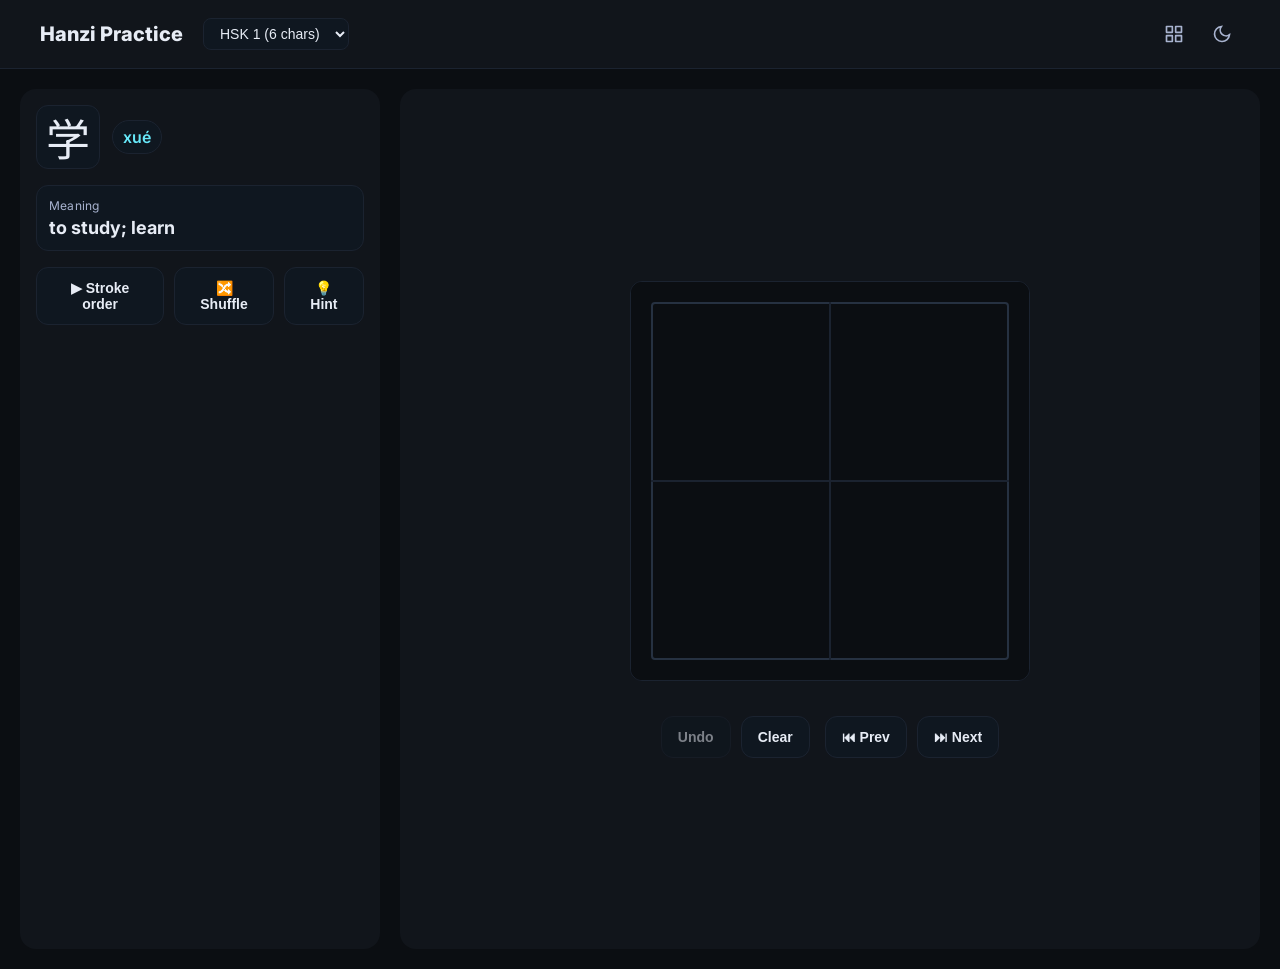
<file: old/index.html>
<!doctype html>
<html lang="en">
<head>
  <meta charset="utf-8" />
  <meta name="viewport" content="width=device-width, initial-scale=1, viewport-fit=cover" />
  <title>Hanzi Practice</title>
  <link rel="preconnect" href="https://fonts.gstatic.com" crossorigin>
  <link href="https://fonts.googleapis.com/css2?family=Inter:wght@400;600;800&family=Noto+Sans+SC:wght@400;700;900&display=swap" rel="stylesheet">
  
  <link rel="stylesheet" href="styles.css">
  <link rel="icon" type="image/png" href="favicon.png">
</head>
<body>
  <header class="global-header">
    <div class="header-content">
      <div class="header-left">
        <h1 class="app-title">Hanzi Practice</h1>
        <div class="header-info">
          <select id="deckSelector" class="deck-selector">
            <option value="HSK 1">HSK 1</option>
            <option value="HSK 2">HSK 2</option>
            <option value="HSK 3">HSK 3</option>
            <option value="HSK 4">HSK 4</option>
            <option value="HSK 5">HSK 5</option>
            <option value="HSK 6">HSK 6</option>
          </select>
        </div>
      </div>
      <div class="header-right">
        <button id="btnShowAll" class="theme-toggle" title="Show all characters">
          <svg width="20" height="20" viewBox="0 0 24 24" fill="none" stroke="currentColor" stroke-width="2" stroke-linecap="round" stroke-linejoin="round">
            <rect x="3" y="3" width="7" height="7"></rect>
            <rect x="14" y="3" width="7" height="7"></rect>
            <rect x="14" y="14" width="7" height="7"></rect>
            <rect x="3" y="14" width="7" height="7"></rect>
          </svg>
        </button>
        <button id="btnTheme" class="theme-toggle" title="Toggle theme">
          <svg width="20" height="20" viewBox="0 0 24 24" fill="none" stroke="currentColor" stroke-width="2">
            <path d="M21 12.79A9 9 0 1 1 11.21 3 7 7 0 0 0 21 12.79z"></path>
          </svg>
        </button>
      </div>
    </div>
  </header>

  <div class="app">
    <aside>
      <div class="char-head">
        <div class="big-char" id="bigChar">⏳</div>
        <div class="pinyin" id="pinyin">Loading...</div>
      </div>

      <div class="stat-grid">
        <div class="stat"><div class="label">Meaning</div><div class="value" id="meaning">Loading vocabulary...</div></div>
      </div>

      <div class="btn-row">
        <button id="btnStroke" title="Open a stroke order search" class="ghost">▶ Stroke order</button>
        <button id="btnShuffle" class="ghost" title="Toggle shuffle order">🔀 Shuffle</button>
        <button id="btnHint" class="ghost">💡 Hint</button>
      </div>
    </aside>

    <main>
      <div class="board-wrap" id="board">
        <div class="grid-bg"></div>
        <canvas id="bgLayer"></canvas>
        <canvas id="drawLayer"></canvas>
      </div>

      <div class="toolbar">
        <div class="left-tools">
          <button id="btnUndo"> Undo</button>
          <button id="btnClear"> Clear</button>
        </div>
        <div class="right-tools">
          <button id="btnPrev">⏮ Prev </button>
          <button id="btnNext">⏭ Next</button>
        </div>
      </div>
    </main>
  </div>
<div id="charModal" class="char-modal hidden">
  <div class="modal-content">
    <div class="modal-header">
      <h2 id="modalTitle">HSK 1 Characters</h2>
      <button id="modalClose" class="modal-close-btn">&times;</button>
    </div>
    <div id="charGrid" class="char-grid">
      </div>
  </div>
</div>
<script src="characters.js"></script>
<script src="app.js"></script> </body>
</html>
</file>
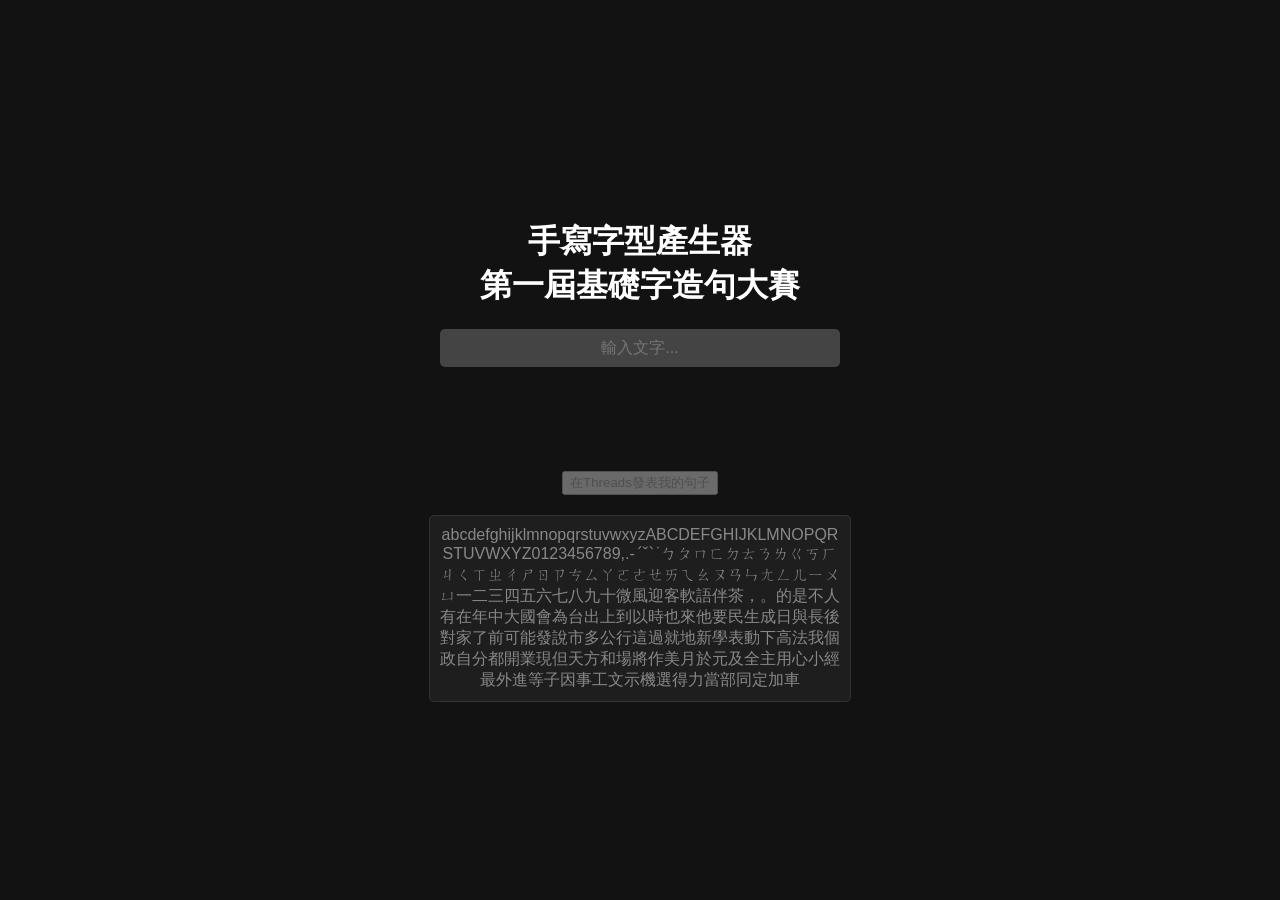
<file: contest.html>
<html lang="zh-Hant"><head>
    <meta charset="UTF-8">
    <meta name="viewport" content="width=device-width, initial-scale=1.0">
    <title>第一屆基礎字造句大賽</title>
    <style>
        body {
            background-color: #121212;
            color: #ffffff;
            font-family: Arial, sans-serif;
            margin: 0;
            padding: 0;
            display: flex;
            flex-direction: column;
            align-items: center;
            justify-content: center;
            height: 100vh;
        }

		h1 { text-align: center;}

        input {
            width: 90%;
            max-width: 400px;
            padding: 10px;
            font-size: 1em;
            margin-bottom: 20px;
            border: none;
            border-radius: 5px;
			background: #444;
			color: #eee;
			text-align: center;
        }

        .output {
            width: 90%;
            max-width: 400px;
            word-wrap: break-word;
            font-size: 1.5em;
			min-height: 3.5em; /* 固定高度，避免跳動 */
			text-align: center;
        }

        #reference {
            background-color: #1e1e1e;
            border: 1px solid #333;
            padding: 10px;
            border-radius: 5px;
            margin-top: 20px;
			font-size: 1em;
            color: #888; /* 預設灰色字 */
        }

        span.in-range {
            color: #4caf50; /* 藍色系 */
        }

        .out-of-range {
            color: #f44336; /* 紅色系 */
        }
    </style>
    <script src="cglyphlist.js"></script>
</head>
<body>
    <h1>手寫字型產生器<br>第一屆基礎字造句大賽</h1>
    <input type="text" id="glyphInput" placeholder="輸入文字...">
    <div class="output" id="output"></div>
	<button id="postButton">在Threads發表我的句子</button>
    <div class="output" id="reference"></div>

	<script src="https://code.jquery.com/jquery-3.6.0.min.js"></script>
    <script>
		const charList = [];
		for (const key in glyphList['基礎字']) charList.push(glyphMap[glyphList['基礎字'][key]].c);
		console.log(glyphList['基礎字'].length);
		console.log(charList.length);
		console.log(charList);

        function updateReferenceColors(inputText) {
            const referenceDiv = document.getElementById('reference');
            referenceDiv.innerHTML = '';
            for (const char of charList) {
                const span = document.createElement('span');
                span.textContent = char;
                if (inputText.includes(char)) {
                    span.classList.add('in-range');
                } else {
                    span.style.color = '#888'; // 預設灰色系
                }
                referenceDiv.appendChild(span);
            }
        }

        updateReferenceColors('');

        function validateInput(inputText) {
            const hasOutOfRange = [...inputText].some(char => !charList.includes(char));
            const isTooShort = inputText.length < 3;
            const postButton = document.getElementById('postButton');

            if (hasOutOfRange || isTooShort) {
                postButton.disabled = true;
            } else {
                postButton.disabled = false;
            }
        }

        document.getElementById('glyphInput').addEventListener('input', function() {
            const inputText = this.value;
            const outputDiv = document.getElementById('output');
            outputDiv.innerHTML = '';

            for (const char of inputText) {
                const span = document.createElement('span');
                span.textContent = char;
                if (charList.includes(char)) {
                    span.classList.add('in-range');
                } else {
                    span.classList.add('out-of-range');
                }
                outputDiv.appendChild(span);
            }

            updateReferenceColors(inputText);
            validateInput(inputText);
        });

        document.getElementById('postButton').addEventListener('click', async function() {
            const inputText = document.getElementById('glyphInput').value;
			const text = `「${inputText}」\n\n#第一屆基礎字造句大賽\nhttps://buttaiwan.github.io/writemyfont/contest.html`;
            const url = `https://threads.net/intent/post?text=${encodeURIComponent(text)}`;
            window.open(url, '_blank');
        });

		window.onload = function() {
			validateInput('');
			console.log(navigator.canShare());
			//$('#postButton').toggle(!!navigator.canShare());
			document.getElementById('glyphInput').focus();
        };
    </script>

</body></html>
</file>
<file: old/styles.css>
:root{
  --bg:#0b0e12;           /* page background */
  --panel:#11151b;        /* card/panel */
  --muted:#a8b3cf;        /* secondary text */
  --text:#e7ecf5;         /* main text */
  --accent:#67e8f9;       /* cyan */
  --accent-2:#22d3ee;
  --good:#34d399;         /* green */
  --warn:#f59e0b;         /* amber */
  --bad:#f87171;          /* red */
  --btn:#0f1720;
  --grid:#1b2330;
  --grid-strong:#263141;
}

[data-theme="light"]{
  --bg:#f8fafc;
  --panel:#ffffff;
  --muted:#64748b;
  --text:#1e293b;
  --accent:#0ea5e9;
  --accent-2:#0284c7;
  --good:#059669;
  --warn:#d97706;
  --bad:#dc2626;
  --btn:#f1f5f9;
  --grid:#e2e8f0;
  --grid-strong:#cbd5e1;
}

*{box-sizing:border-box}
html,body{height:100%}
body{
  margin:0;
  font-family:Inter, system-ui, -apple-system, Segoe UI, Roboto, Helvetica, Arial, "Noto Sans", "Apple Color Emoji", "Segoe UI Emoji";
  background:var(--bg);
  color:var(--text);
}

.app{display:flex; gap:20px; padding:20px; min-height:100vh}
aside{width:360px; background:var(--panel); border-radius:16px; padding:16px 16px; display:flex; flex-direction:column; gap:16px}
.char-head{display:flex; align-items:center; gap:12px}
.big-char{
  font-family:"Noto Sans SC", "PingFang SC", "Hiragino Sans GB", STHeiti, system-ui, sans-serif;
  font-size:44px;
  line-height:1;
  background:var(--btn);
  border:1px solid var(--grid);
  border-radius:12px;
  width:64px;
  height:64px;
  display:grid;
  place-items:center
}
.pinyin{
  background:var(--btn);
  border:1px solid var(--grid);
  padding:6px 10px;
  border-radius:999px;
  font-weight:600;
  color:var(--accent)
}

.stat-grid{display:grid; grid-template-columns:1fr; gap:12px}
.stat{background:var(--btn); border:1px solid var(--grid); border-radius:12px; padding:12px}
.stat .label{font-size:12px; color:var(--muted); letter-spacing:.02em}
.stat .value{font-weight:700; font-size:18px; margin-top:4px}
.btn-row{display:flex; gap:10px}

button{
  appearance:none;
  border:1px solid var(--grid);
  background:var(--btn);
  color:var(--text);
  border-radius:12px;
  padding:12px 16px;
  font-weight:600;
  cursor:pointer;
  font-size:14px
}
button:hover{border-color:var(--grid-strong)}
button.primary{background:linear-gradient(180deg, var(--accent), var(--accent-2)); color:#05222b; border:none}
button.ghost{background:var(--btn)}
button.small{padding:6px 10px; font-size:13px; border-radius:10px}

main{
  flex:1;
  background:var(--panel);
  border-radius:16px;
  padding:20px;
  display:flex;
  flex-direction:column;
  align-items:center;
  justify-content:center;
  min-height:500px;
}

.board-wrap{
  position:relative;
  width:400px;
  height:400px;
  border-radius:12px;
  overflow:hidden;
  border:1px solid var(--grid);
  background:var(--bg);
  margin:0 auto 20px auto;
}

/* tianzige background - 4 quadrants */
.grid-bg{
  position:absolute;
  inset:0;
  background:var(--bg);
}

/* Outer border */
.grid-bg::before{
  content:"";
  position:absolute;
  top:20px; left:20px; right:20px; bottom:20px;
  border:2px solid var(--grid-strong);
  border-radius:4px;
}

/* Inner tianzige lines */
.grid-bg::after{
  content:"";
  position:absolute;
  top:20px; left:20px; right:20px; bottom:20px;
  background-image:
    /* Vertical center line */
    linear-gradient(90deg, transparent calc(50% - 1px), var(--grid) calc(50% - 1px), var(--grid) calc(50% + 1px), transparent calc(50% + 1px)),
    /* Horizontal center line */
    linear-gradient(0deg, transparent calc(50% - 1px), var(--grid) calc(50% - 1px), var(--grid) calc(50% + 1px), transparent calc(50% + 1px)),
    /* Diagonal lines */
    linear-gradient(45deg, var(--grid) 1px, transparent 1px),
    linear-gradient(-45deg, var(--grid) 1px, transparent 1px);
  background-size:
    100% 100%,
    100% 100%,
    141.42% 141.42%,
    141.42% 141.42%;
  background-position:
    center,
    center,
    center,
    center;
  background-repeat: no-repeat;
}

.global-header{
  background: var(--panel);
  border-bottom: 1px solid var(--grid);
  padding: 16px 20px;
  position: sticky;
  top: 0;
  z-index: 100;
}

.header-content{
  display: flex;
  justify-content: space-between;
  align-items: center;
  max-width: 1200px;
  margin: 0 auto;
}

.header-left{
  display: flex;
  align-items: center;
  gap: 20px;
}

.app-title{
  font-size: 20px;
  font-weight: 800;
  margin: 0;
  color: var(--text);
}

.header-info{
  display: flex;
  gap: 15px;
  font-size: 14px;
  color: var(--muted);
}

.character-counter{
  font-weight: 500;
}

.header-right{
  display: flex;
  align-items: center;
  gap: 12px;
}

.theme-toggle{
  background: transparent;
  border: none;
  color: var(--muted);
  padding: 8px;
  border-radius: 8px;
  cursor: pointer;
  transition: all 0.2s ease;
  font-size: 0;
}

.theme-toggle:hover{
  background: var(--btn);
  color: var(--text);
  border-color: transparent;
}

.theme-toggle svg{
  transition: transform 0.3s ease;
}

.loading {
  opacity: 0.6;
  pointer-events: none;
}

.loading::after {
  content: "";
  position: absolute;
  top: 50%;
  left: 50%;
  width: 20px;
  height: 20px;
  margin: -10px 0 0 -10px;
  border: 2px solid var(--muted);
  border-top: 2px solid var(--accent);
  border-radius: 50%;
  animation: spin 1s linear infinite;
}

@keyframes spin {
  0% { transform: rotate(0deg); }
  100% { transform: rotate(360deg); }
}

/* Select decks */
.deck-selector{
  background: var(--btn);
  border: 1px solid var(--grid);
  color: var(--text);
  padding: 6px 12px;
  border-radius: 8px;
  font-size: 14px;
  font-weight: 500;
  cursor: pointer;
}

.deck-selector:focus{
  outline: none;
  border-color: var(--accent);
}

[data-theme="light"] .theme-toggle svg{
  transform: rotate(180deg);
}

canvas{position:absolute; inset:0; width:100%; height:100%; touch-action:none}
#bgLayer{z-index:1}
#drawLayer{z-index:2}

.toolbar{
  display:flex;
  gap:15px;
  align-items:center;
  justify-content:center;
  width:100%;
  max-width:400px;
  margin-top:15px;
  padding:0 10px;
}

.left-tools, .right-tools{display:flex; gap:10px; align-items:center}
.right-tools button{min-width:80px}
.status{font-weight:700}

.hint-pill{font-size:12px; color:var(--muted)}
.kbd{
  font-family: ui-monospace, SFMono-Regular, Menlo, Monaco, Consolas, "Liberation Mono", "Courier New", monospace;
  background:var(--btn);
  border:1px solid var(--grid);
  padding:2px 6px;
  border-radius:6px;
  font-size:12px;
  color:var(--text)
}

@media (max-width: 980px){
  .app{flex-direction:column}
  aside{width:auto}
  main{padding:16px}
  .board-wrap{
    width:min(400px, 100vw - 40px);
    height:min(400px, 100vw - 40px);
  }
  .toolbar{
    flex-wrap:wrap;
    gap:10px;
  }
}

/* =========================================
   Character Grid Modal Styles (NEW)
   ========================================= */
.char-modal {
  position: fixed;
  z-index: 1000;
  left: 0;
  top: 0;
  width: 100%;
  height: 100%;
  background-color: rgba(0, 0, 0, 0.6);
  display: flex;
  align-items: center;
  justify-content: center;
  opacity: 1;
  transition: opacity 0.2s ease-in-out;
}

.char-modal.hidden {
  opacity: 0;
  pointer-events: none;
}

.modal-content {
  background: var(--panel);
  padding: 24px;
  border: 1px solid var(--grid-strong);
  border-radius: 12px;
  width: 90%;
  max-width: 800px;
  height: 80%;
  max-height: 600px;
  display: flex;
  flex-direction: column;
  box-shadow: 0 10px 30px rgba(0,0,0,0.2);
}

.modal-header {
  display: flex;
  justify-content: space-between;
  align-items: center;
  margin-bottom: 20px;
  flex-shrink: 0;
}

.modal-header h2 {
  margin: 0;
  font-size: 1.2rem;
  color: var(--text);
}

.modal-close-btn {
  background: none;
  border: none;
  font-size: 2rem;
  font-weight: 300;
  color: var(--muted);
  cursor: pointer;
  line-height: 1;
  padding: 0 8px;
  transition: color 0.2s;
}

.modal-close-btn:hover {
  color: var(--text);
}

.char-grid {
  display: grid;
  grid-template-columns: repeat(auto-fill, minmax(50px, 1fr));
  gap: 10px;
  overflow-y: auto;
  /* Add some padding for the scrollbar to prevent content overlap */
  padding-right: 10px;
}

.char-grid-item {
  display: flex;
  align-items: center;
  justify-content: center;
  background: var(--btn);
  border: 1px solid var(--grid);
  border-radius: 8px;
  font-family: "Noto Sans SC", "PingFang SC", "Hiragino Sans GB", STHeiti, system-ui, sans-serif;
  font-size: 1.5rem;
  font-weight: 700;
  color: var(--text);
  aspect-ratio: 1 / 1;
  cursor: pointer;
  transition: border-color 0.2s, background-color 0.2s;
}

.char-grid-item:hover {
  border-color: var(--accent);
  background: var(--grid);
}

/* Style for active shuffle button */
.theme-toggle.active {
  color: var(--accent);
  background: var(--grid);
}

button.ghost.active {
  color: var(--accent);
  border-color: var(--accent);
}

/* =========================================
   Mobile & Tablet Touch Styles
   ========================================= */
canvas#drawLayer {
  /* This tells the browser to let our JavaScript
     handle all touch actions on the canvas. */
  touch-action: none;
}

body, aside {
  -webkit-touch-callout: none;

  /* These rules prevent text from being highlighted when you 
     accidentally drag outside the canvas. */
  -webkit-user-select: none; /* For Safari/Chrome */
  -moz-user-select: none;    /* For Firefox */
  -ms-user-select: none;     /* For IE/Edge */
  user-select: none;         /* Standard */
}

/* Safari/iPad Pencil hygiene */
canvas { -webkit-touch-callout:none; -webkit-user-select:none; user-select:none; }
html, body { touch-action: none; } /* we already disable on canvas; this helps around edges */
</file>
